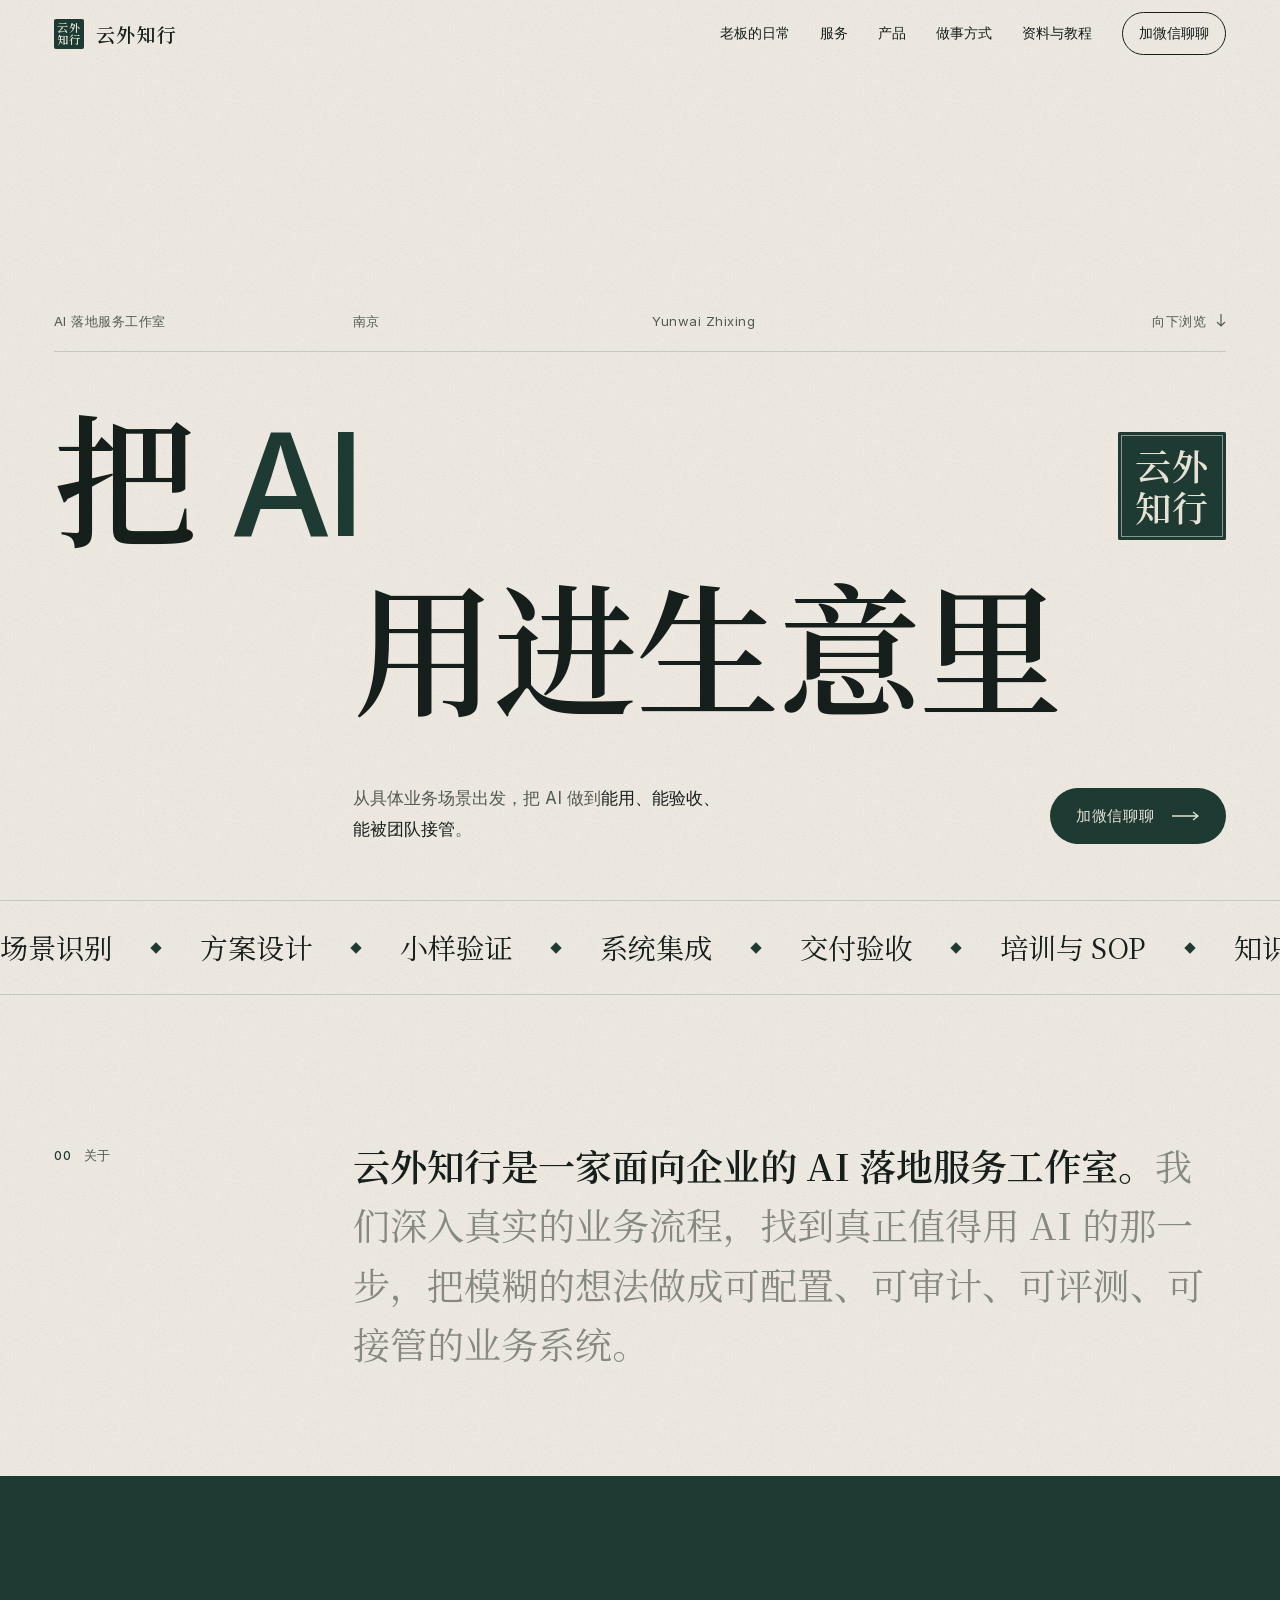
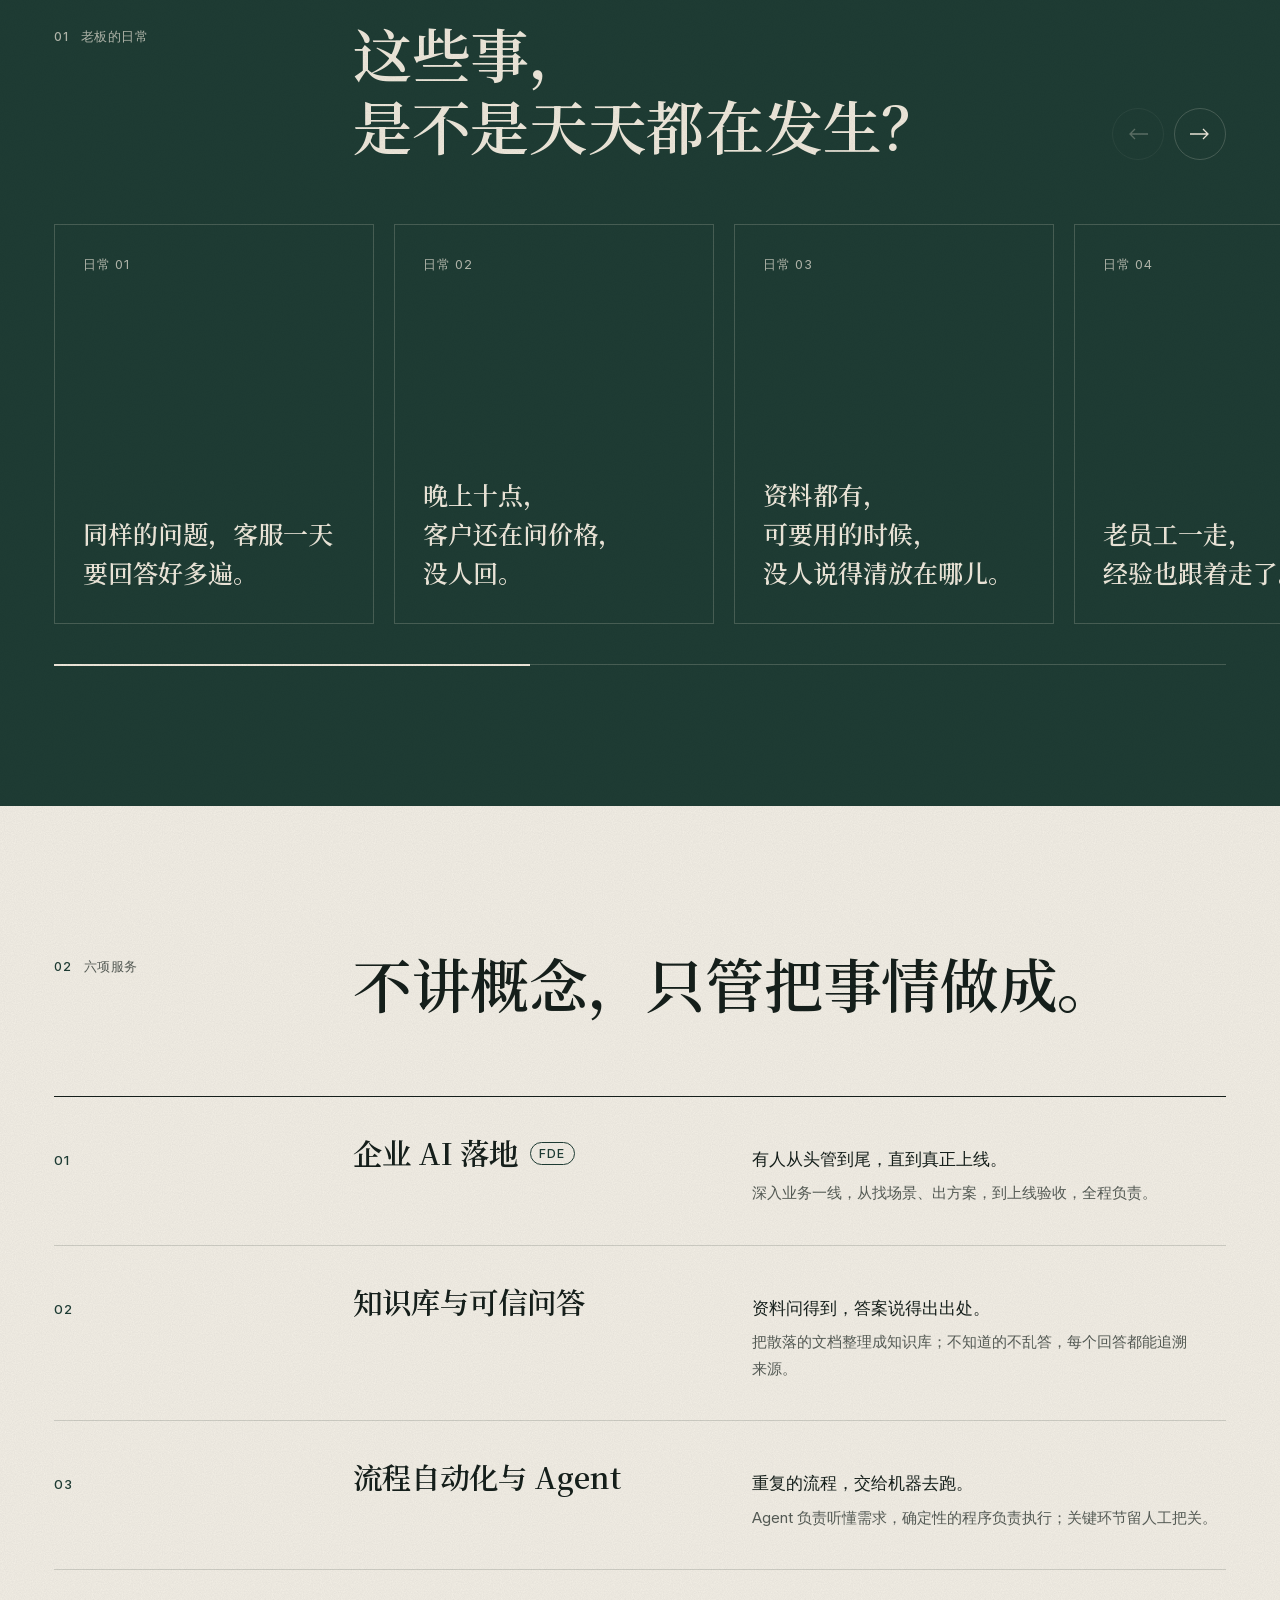
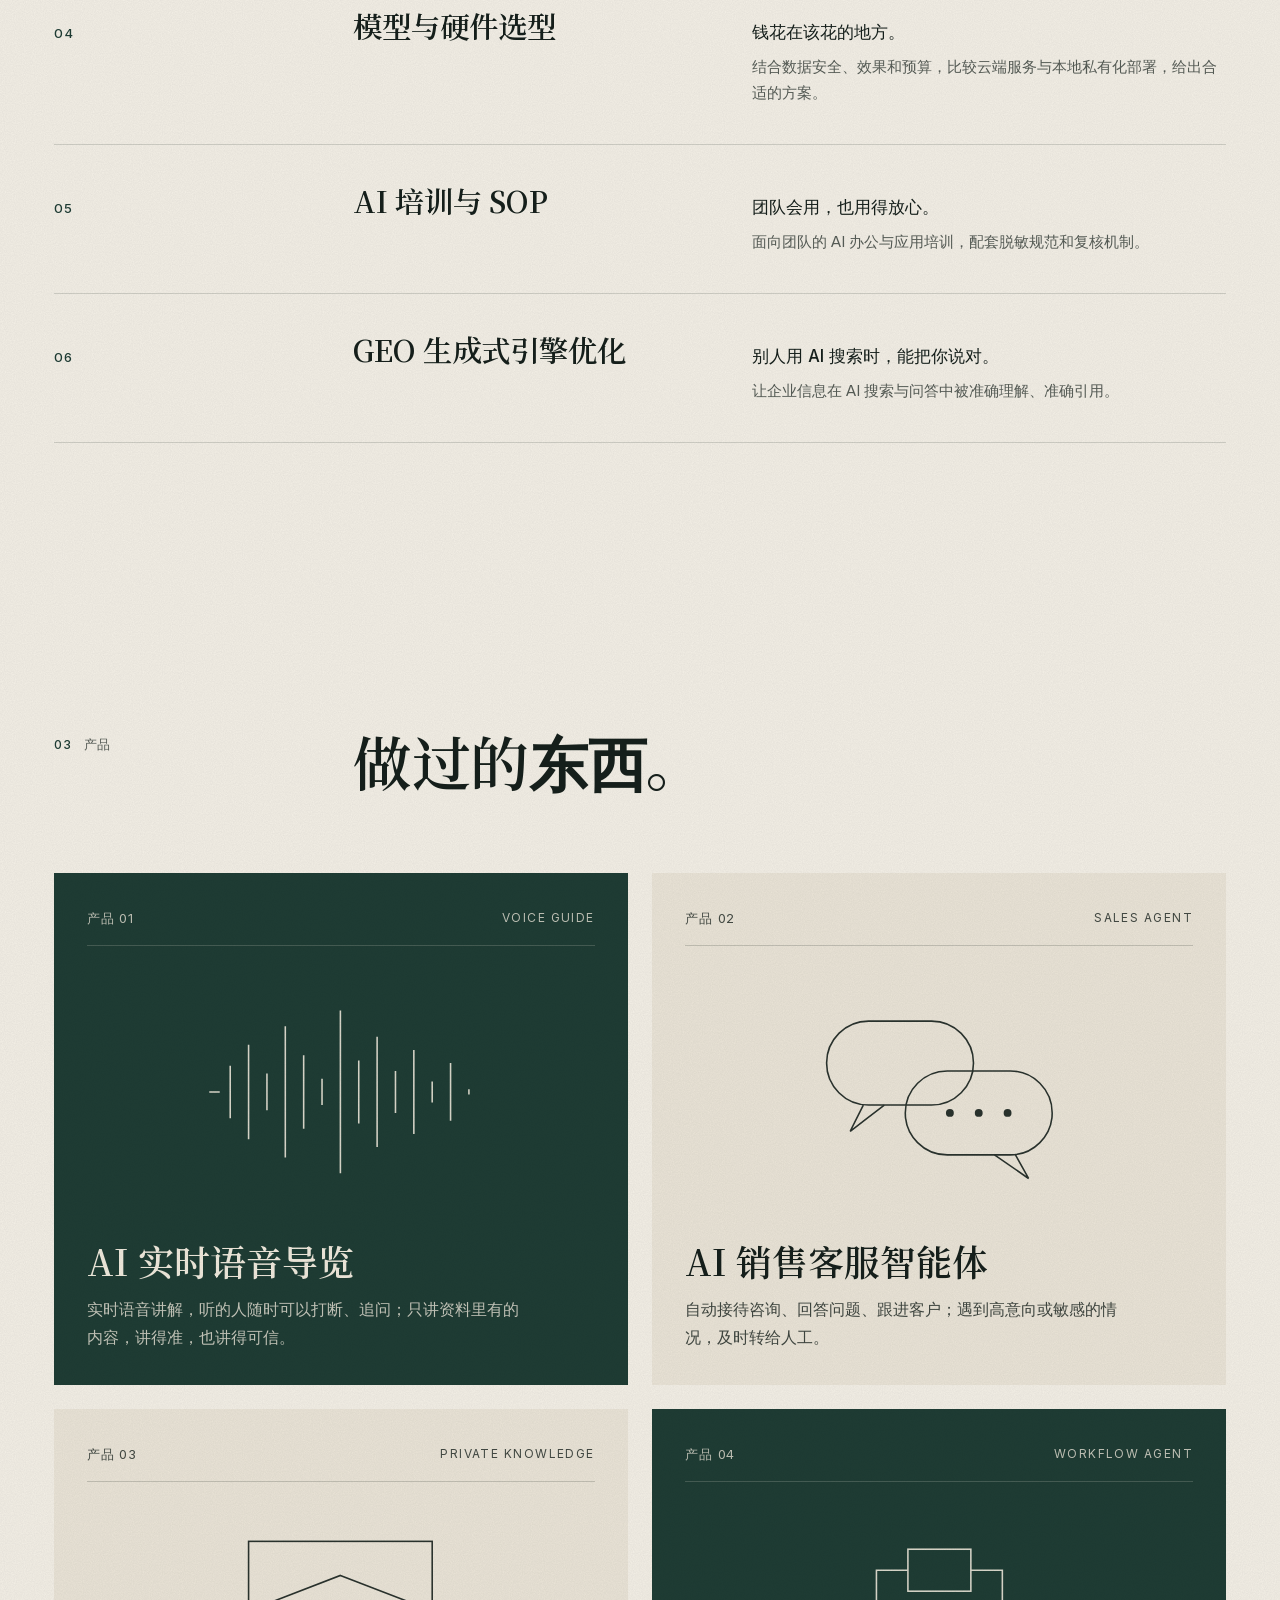
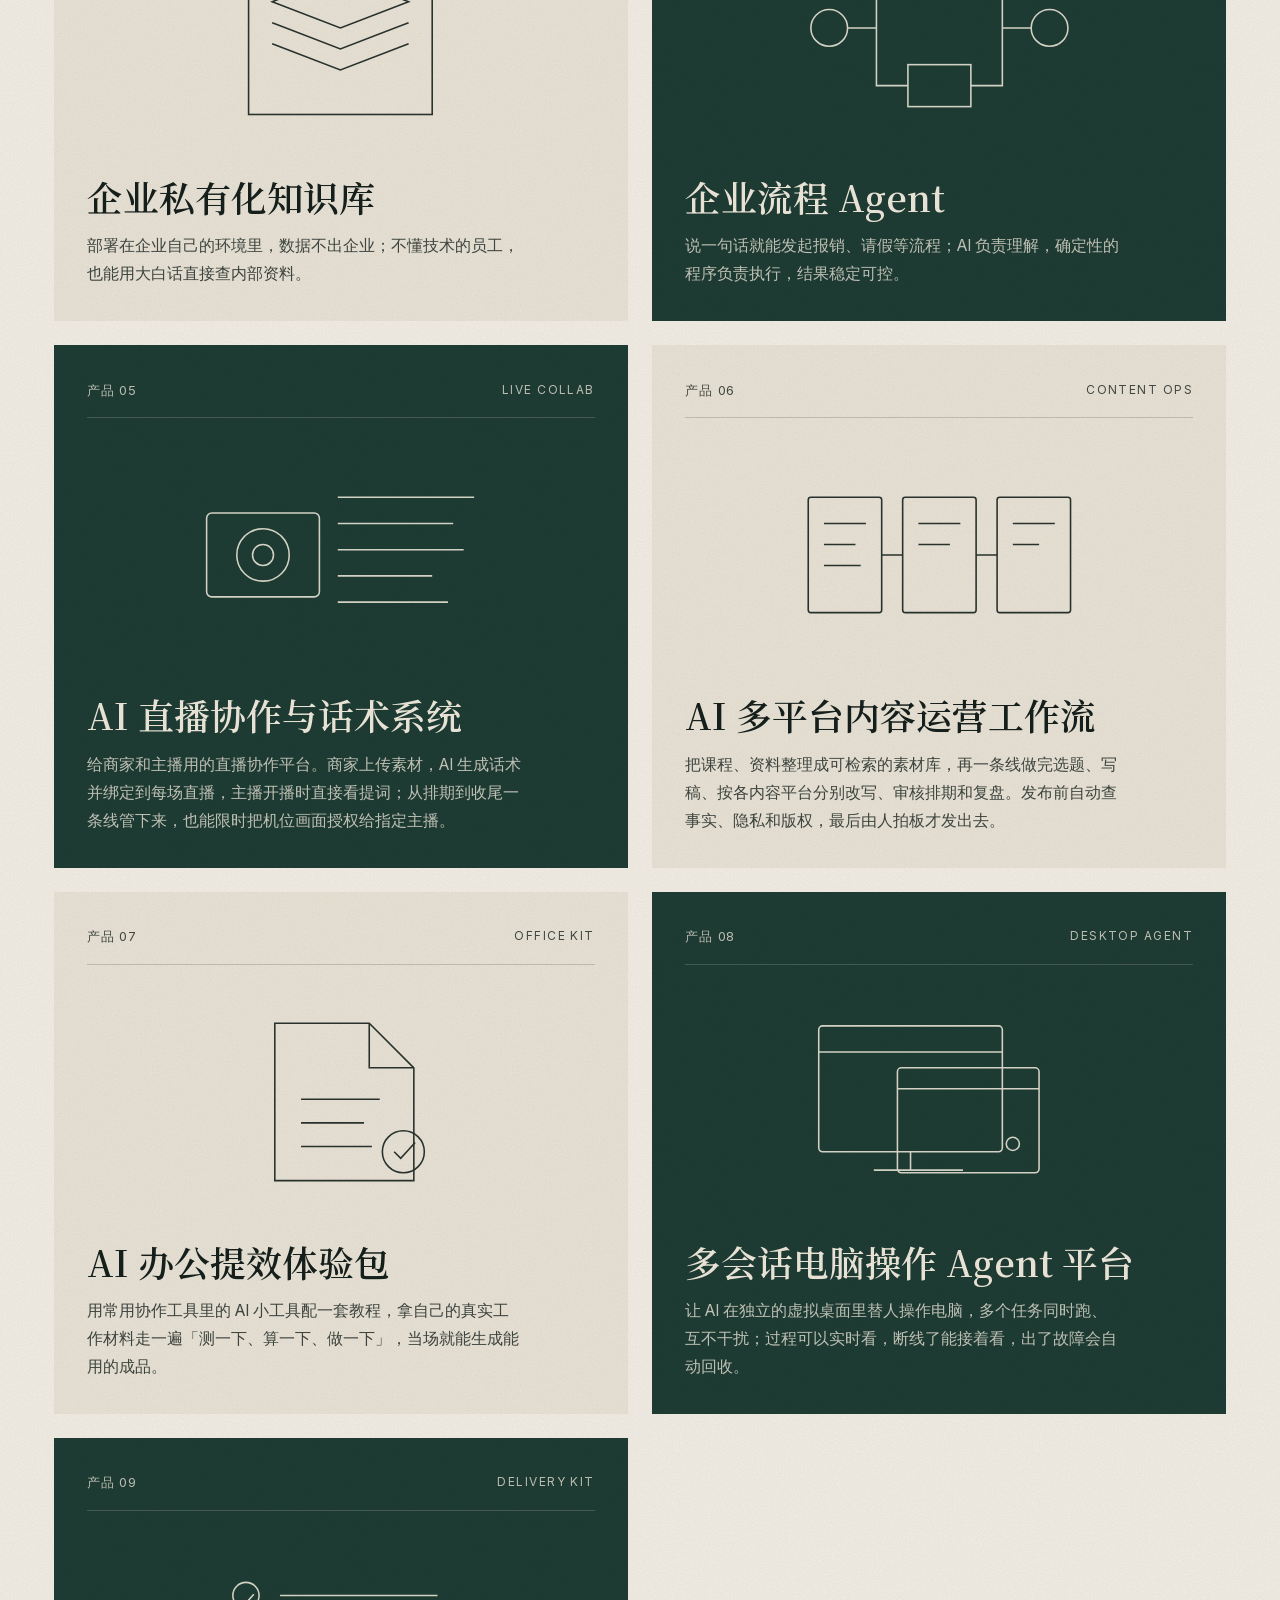
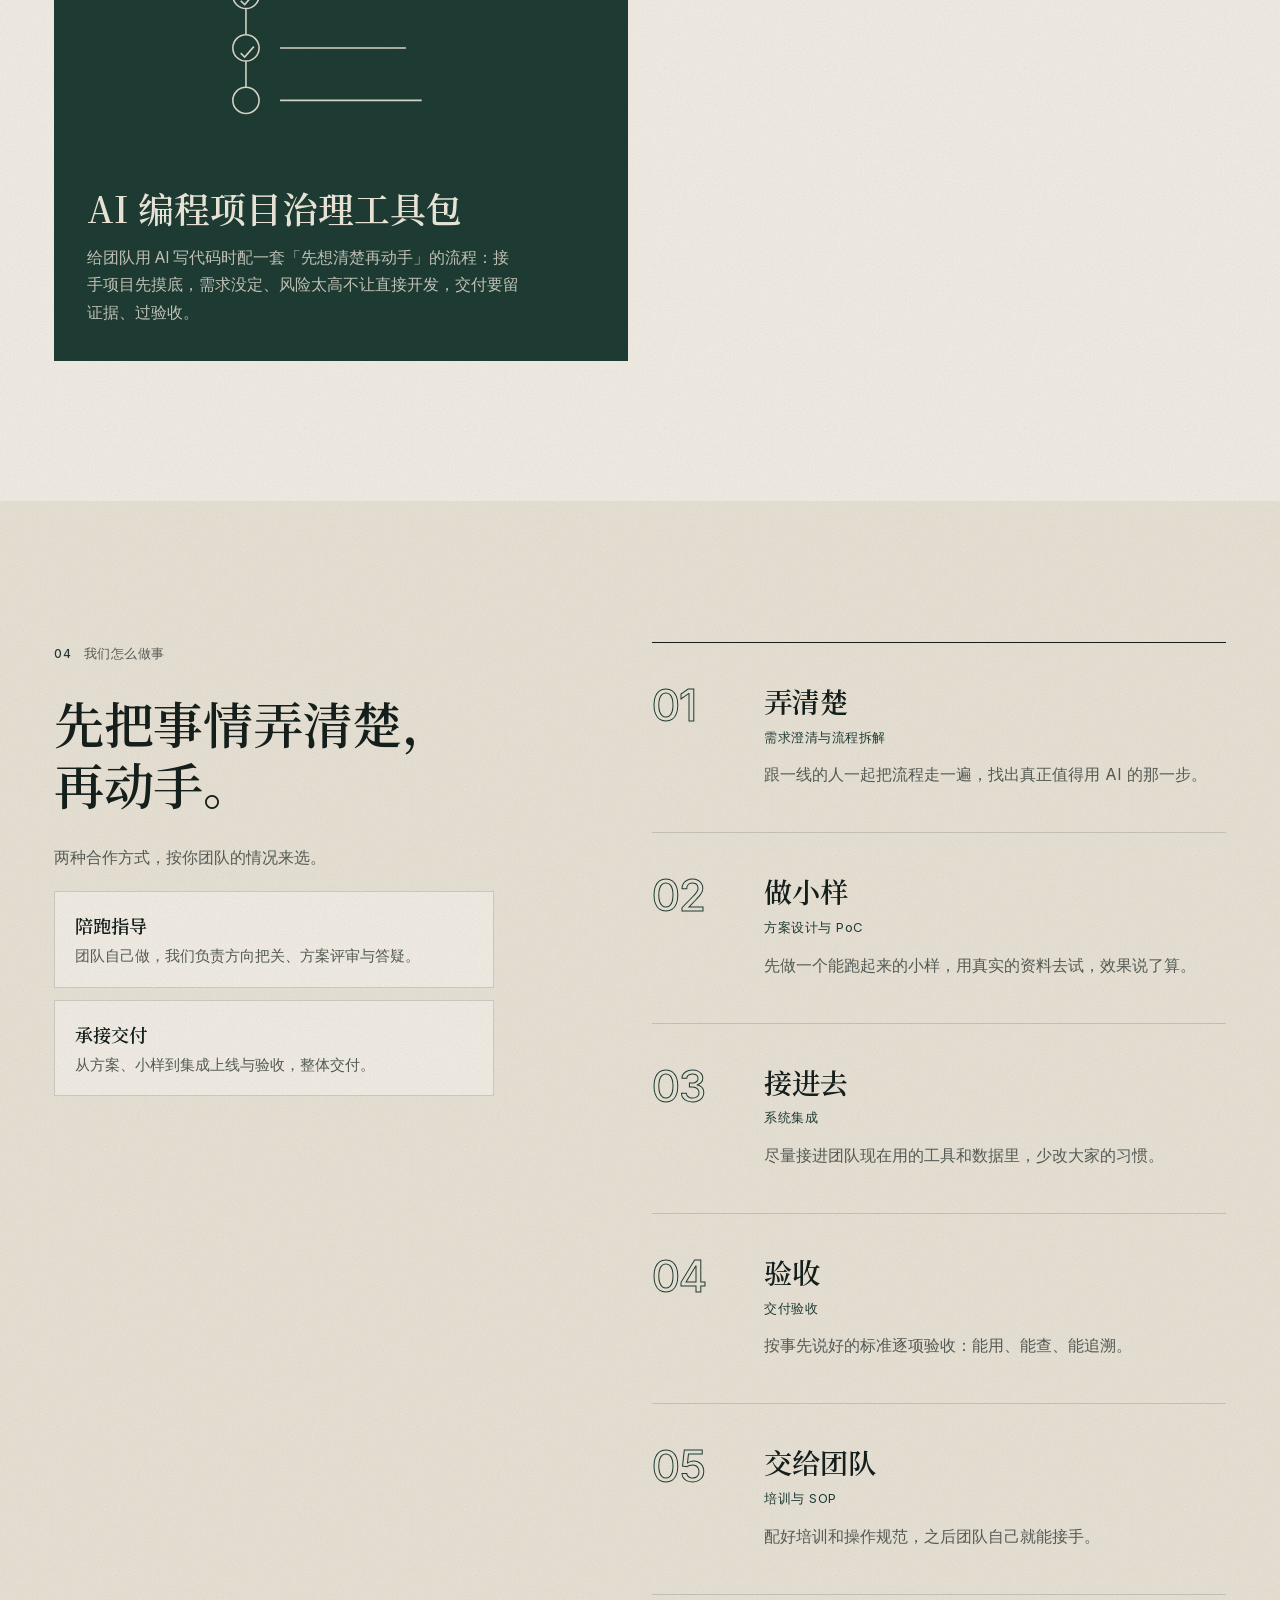
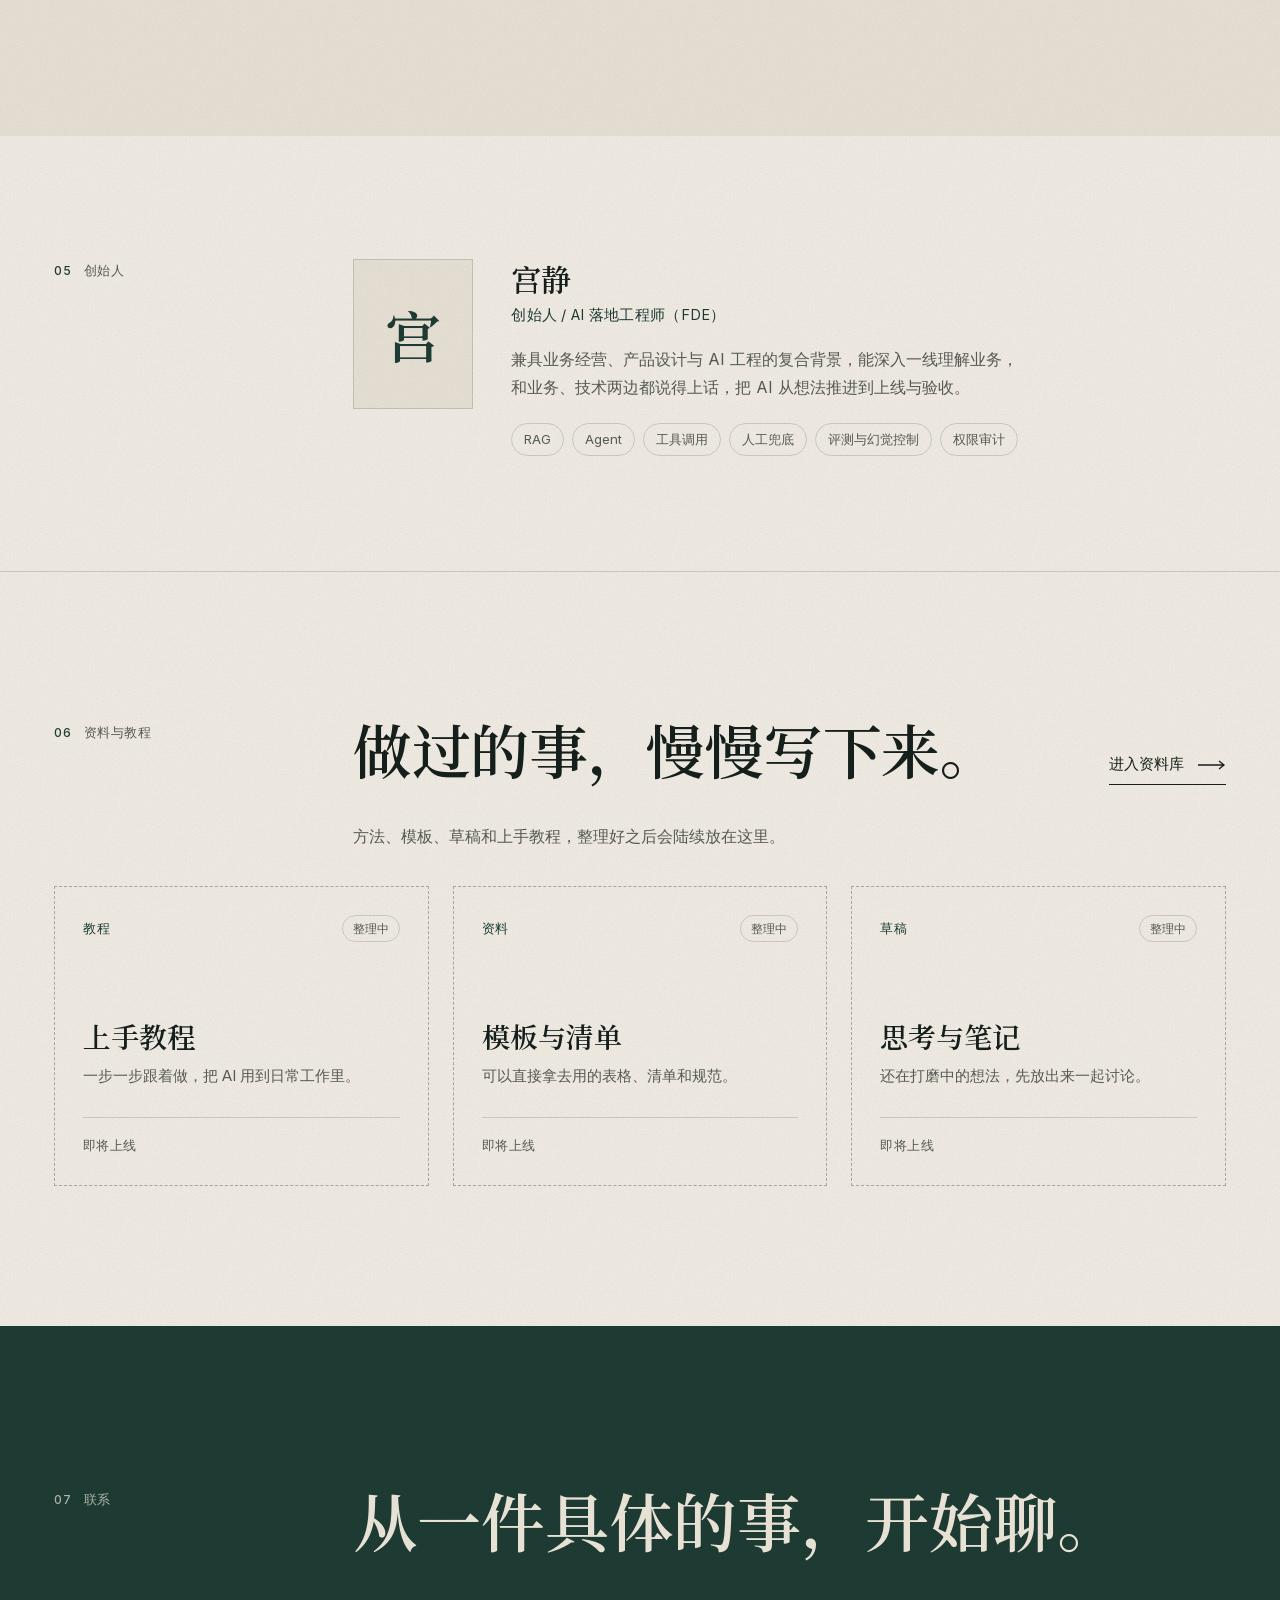
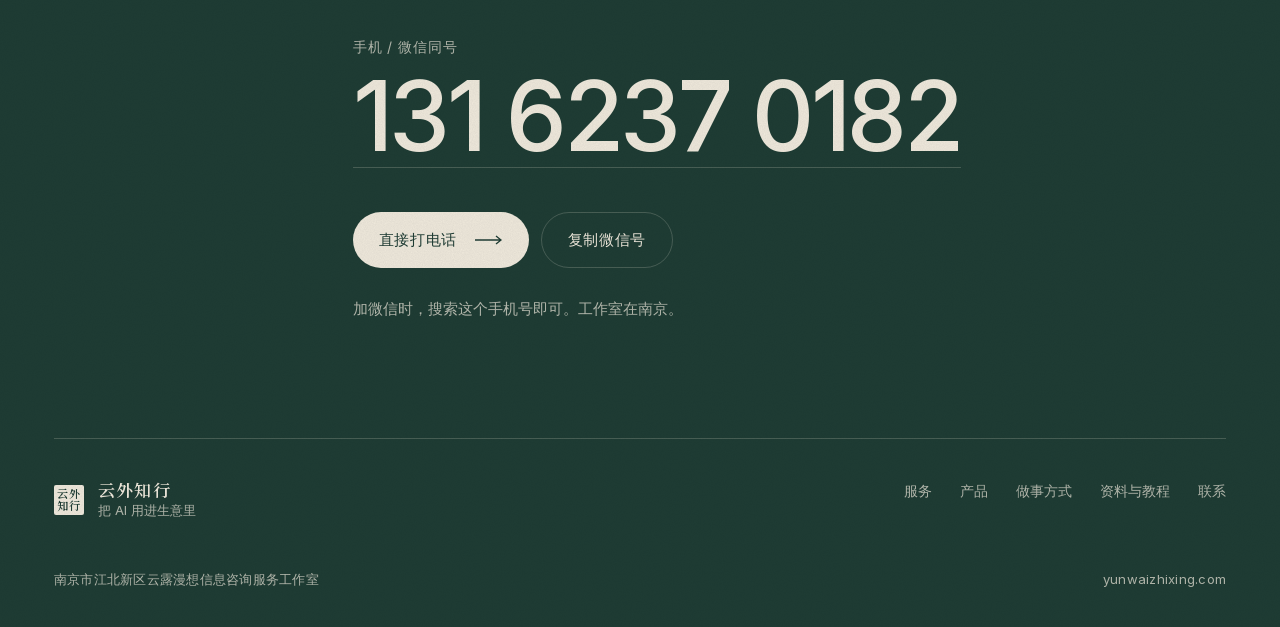
<file: index.html>
<!DOCTYPE html>
<html lang="zh-CN">
<head>
  <meta charset="utf-8">
  <meta name="viewport" content="width=device-width, initial-scale=1">
  <title>云外知行 — 把 AI 用进生意里</title>
  <meta name="description" content="云外知行是一家面向企业的 AI 落地服务工作室。从具体业务场景出发，把 AI 做到能用、能验收、能被团队接管。">
  <meta name="theme-color" content="#1F3D35">
  <link rel="canonical" href="https://yunwaizhixing.com/">
  <meta property="og:type" content="website">
  <meta property="og:locale" content="zh_CN">
  <meta property="og:url" content="https://yunwaizhixing.com/">
  <meta property="og:title" content="云外知行 — 把 AI 用进生意里">
  <meta property="og:description" content="面向企业的 AI 落地服务工作室。从具体业务场景出发，把 AI 做到能用、能验收、能被团队接管。">
  <meta property="og:image" content="https://yunwaizhixing.com/og.png">
  <meta property="og:image:width" content="1200">
  <meta property="og:image:height" content="630">
  <meta name="twitter:card" content="summary_large_image">
  <link rel="icon" href="./favicon.ico" sizes="any">
  <link rel="icon" href="./favicon-32.png" type="image/png" sizes="32x32">
  <link rel="apple-touch-icon" href="./apple-touch-icon.png">
  <link rel="preload" href="./assets/fonts/serif-600.woff2" as="font" type="font/woff2" crossorigin>
  <link rel="stylesheet" href="./assets/css/style.css">
</head>
<body>
  <a class="skip" href="#main">跳到正文</a>
  <div class="grain" aria-hidden="true"></div>

  <header class="nav" id="nav">
    <div class="wrap nav-row">
      <a class="brand" href="#top" aria-label="云外知行 首页">
        <span class="seal seal-sm" aria-hidden="true"><i>云外</i><i>知行</i></span>
        <span class="brand-name">云外知行</span>
      </a>
      <nav class="nav-links" id="nav-links" aria-label="主导航">
        <a href="#daily">老板的日常</a>
        <a href="#services">服务</a>
        <a href="#products">产品</a>
        <a href="#method">做事方式</a>
        <a href="#resources">资料与教程</a>
        <a class="nav-cta" href="#contact">加微信聊聊</a>
      </nav>
      <button class="nav-toggle" id="nav-toggle" type="button" aria-expanded="false" aria-controls="nav-links" aria-label="打开菜单"><span></span><span></span></button>
    </div>
  </header>

  <main id="main">
    <!-- 首屏 -->
    <section class="hero" id="top">
      <div class="wrap">
        <div class="hero-meta">
          <span class="lab">AI 落地服务工作室</span>
          <span class="lab">南京</span>
          <span class="lab hide-sm">Yunwai Zhixing</span>
          <span class="lab hero-scroll">向下浏览<svg viewBox="0 0 10 14" aria-hidden="true"><path d="M5 0v12M1 8l4 4 4-4"/></svg></span>
        </div>

        <h1 class="hero-title">
          <span class="line l1"><span class="w">把 <em class="latin">AI</em></span><span class="hero-seal" aria-hidden="true"><span class="seal seal-lg"><i>云外</i><i>知行</i></span></span></span>
          <span class="line l2"><span class="w">用进生意里</span></span>
        </h1>

        <div class="hero-foot">
          <p class="hero-lead"><span class="ph">从具体业务场景出发，</span><span class="ph">把 AI 做到<b>能用、能验收、</b></span><span class="ph"><b>能被团队接管</b>。</span></p>
          <a class="btn btn-ink" href="#contact">
            <span>加微信聊聊</span>
            <svg viewBox="0 0 28 10" aria-hidden="true"><path d="M0 5h26M21 1l5 4-5 4"/></svg>
          </a>
        </div>
      </div>
    </section>

    <div class="marquee" aria-hidden="true">
      <div class="marquee-track">
        <span>场景识别</span><i></i><span>方案设计</span><i></i><span>小样验证</span><i></i><span>系统集成</span><i></i><span>交付验收</span><i></i><span>培训与 SOP</span><i></i><span>知识库</span><i></i><span>流程 Agent</span><i></i>
        <span>场景识别</span><i></i><span>方案设计</span><i></i><span>小样验证</span><i></i><span>系统集成</span><i></i><span>交付验收</span><i></i><span>培训与 SOP</span><i></i><span>知识库</span><i></i><span>流程 Agent</span><i></i>
      </div>
    </div>

    <!-- 关于 -->
    <section class="sec about" id="about">
      <div class="wrap grid">
        <p class="sec-lab"><span class="num">00</span>关于</p>
        <p class="statement reveal">云外知行是一家面向企业的 AI 落地服务工作室。<span class="soft">我们深入真实的业务流程，找到真正值得用 AI 的那一步，把模糊的想法做成可配置、可审计、可评测、可接管的业务系统。</span></p>
      </div>
    </section>

    <!-- 老板的日常 -->
    <section class="sec daily dark" id="daily">
      <div class="wrap grid">
        <p class="sec-lab"><span class="num">01</span>老板的日常</p>
        <div class="sec-head">
          <h2 class="h2 reveal"><span class="ph">这些事，</span><span class="ph">是不是天天都在发生？</span></h2>
          <div class="daily-ctrl">
            <button class="arrow" type="button" data-dir="-1" aria-label="上一张"><svg viewBox="0 0 20 12" aria-hidden="true"><path d="M20 6H2M7 1L2 6l5 5"/></svg></button>
            <button class="arrow" type="button" data-dir="1" aria-label="下一张"><svg viewBox="0 0 20 12" aria-hidden="true"><path d="M0 6h18M13 1l5 5-5 5"/></svg></button>
          </div>
        </div>
      </div>
      <div class="daily-row" id="daily-row" tabindex="0" aria-label="老板的日常，可左右滑动">
        <article class="pain"><span class="pain-n">日常 01</span><p><span class="ph">同样的问题，</span><span class="ph">客服一天</span><span class="ph">要回答好多遍。</span></p></article>
        <article class="pain"><span class="pain-n">日常 02</span><p><span class="ph">晚上十点，</span><span class="ph">客户还在问价格，</span><span class="ph">没人回。</span></p></article>
        <article class="pain"><span class="pain-n">日常 03</span><p><span class="ph">资料都有，</span><span class="ph">可要用的时候，</span><span class="ph">没人说得清放在哪儿。</span></p></article>
        <article class="pain"><span class="pain-n">日常 04</span><p><span class="ph">老员工一走，</span><span class="ph">经验也跟着走了。</span></p></article>
        <article class="pain"><span class="pain-n">日常 05</span><p><span class="ph">新人来了，</span><span class="ph">光是带上手，</span><span class="ph">就得好一阵。</span></p></article>
        <article class="pain"><span class="pain-n">日常 06</span><p><span class="ph">报销、请假、审批，</span><span class="ph">表格填来填去。</span></p></article>
        <article class="pain"><span class="pain-n">日常 07</span><p><span class="ph">AI 账号买了几个，</span><span class="ph">最后还是没人用。</span></p></article>
        <article class="pain"><span class="pain-n">日常 08</span><p><span class="ph">想用 AI，</span><span class="ph">又怕公司资料传出去。</span></p></article>
        <a class="pain pain-end" href="#services"><span class="pain-n">然后呢</span><p><span class="ph">这些事，</span><span class="ph">可以先让 AI</span> <span class="ph">接过去一部分。</span></p><span class="pain-go">看看我们做什么<svg viewBox="0 0 28 10" aria-hidden="true"><path d="M0 5h26M21 1l5 4-5 4"/></svg></span></a>
      </div>
      <div class="wrap"><div class="daily-bar"><span id="daily-bar"></span></div></div>
    </section>

    <!-- 六项服务 -->
    <section class="sec services" id="services">
      <div class="wrap grid">
        <p class="sec-lab"><span class="num">02</span>六项服务</p>
        <div class="sec-head">
          <h2 class="h2 reveal"><span class="ph">不讲概念，</span><span class="ph">只管把事情做成。</span></h2>
        </div>
      </div>
      <div class="wrap">
        <ol class="svc">
          <li class="svc-row reveal">
            <span class="svc-n">01</span>
            <h3 class="svc-t">企业 AI 落地<small>FDE</small></h3>
            <div class="svc-d"><b>有人从头管到尾，直到真正上线。</b><p>深入业务一线，从找场景、出方案，到上线验收，全程负责。</p></div>
          </li>
          <li class="svc-row reveal">
            <span class="svc-n">02</span>
            <h3 class="svc-t">知识库与可信问答</h3>
            <div class="svc-d"><b>资料问得到，答案说得出出处。</b><p>把散落的文档整理成知识库；不知道的不乱答，每个回答都能追溯来源。</p></div>
          </li>
          <li class="svc-row reveal">
            <span class="svc-n">03</span>
            <h3 class="svc-t">流程自动化与 Agent</h3>
            <div class="svc-d"><b>重复的流程，交给机器去跑。</b><p>Agent 负责听懂需求，确定性的程序负责执行；关键环节留人工把关。</p></div>
          </li>
          <li class="svc-row reveal">
            <span class="svc-n">04</span>
            <h3 class="svc-t">模型与硬件选型</h3>
            <div class="svc-d"><b>钱花在该花的地方。</b><p>结合数据安全、效果和预算，比较云端服务与本地私有化部署，给出合适的方案。</p></div>
          </li>
          <li class="svc-row reveal">
            <span class="svc-n">05</span>
            <h3 class="svc-t">AI 培训与 SOP</h3>
            <div class="svc-d"><b>团队会用，也用得放心。</b><p>面向团队的 AI 办公与应用培训，配套脱敏规范和复核机制。</p></div>
          </li>
          <li class="svc-row reveal">
            <span class="svc-n">06</span>
            <h3 class="svc-t">GEO 生成式引擎优化</h3>
            <div class="svc-d"><b>别人用 AI 搜索时，能把你说对。</b><p>让企业信息在 AI 搜索与问答中被准确理解、准确引用。</p></div>
          </li>
        </ol>
      </div>
    </section>

    <!-- 产品 -->
    <section class="sec products" id="products">
      <div class="wrap grid">
        <p class="sec-lab"><span class="num">03</span>产品</p>
        <div class="sec-head">
          <h2 class="h2 reveal"><span class="ph">做过的东西。</span></h2>
        </div>
      </div>
      <div class="wrap">
        <div class="posters">
          <article class="poster p-green reveal">
            <div class="poster-top"><span>产品 01</span><span class="latin">Voice Guide</span></div>
            <svg class="poster-art" viewBox="0 0 240 160" aria-hidden="true">
              <g fill="none" stroke="currentColor" stroke-width="1.2">
                <path d="M20 80h8M36 60v40M50 44v72M64 66v28M78 30v100M92 52v56M106 70v20M120 18v124M134 56v48M148 38v84M162 64v32M176 48v64M190 72v16M204 58v44M218 78v4"/>
              </g>
            </svg>
            <div class="poster-body">
              <h3>AI 实时语音导览</h3>
              <p>实时语音讲解，听的人随时可以打断、追问；只讲资料里有的内容，讲得准，也讲得可信。</p>
            </div>
          </article>
          <article class="poster p-paper reveal">
            <div class="poster-top"><span>产品 02</span><span class="latin">Sales Agent</span></div>
            <svg class="poster-art" viewBox="0 0 240 160" aria-hidden="true">
              <g fill="none" stroke="currentColor" stroke-width="1.2">
                <rect x="34" y="26" width="112" height="64" rx="32"/>
                <path d="M62 90l-10 20 26-20"/>
                <rect x="94" y="64" width="112" height="64" rx="32"/>
                <path d="M178 128l10 18-26-18"/>
              </g>
              <g fill="currentColor"><circle cx="128" cy="96" r="3"/><circle cx="150" cy="96" r="3"/><circle cx="172" cy="96" r="3"/></g>
            </svg>
            <div class="poster-body">
              <h3>AI 销售客服智能体</h3>
              <p>自动接待咨询、回答问题、跟进客户；遇到高意向或敏感的情况，及时转给人工。</p>
            </div>
          </article>
          <article class="poster p-paper reveal">
            <div class="poster-top"><span>产品 03</span><span class="latin">Private Knowledge</span></div>
            <svg class="poster-art" viewBox="0 0 240 160" aria-hidden="true">
              <g fill="none" stroke="currentColor" stroke-width="1.2">
                <rect x="50" y="14" width="140" height="132"/>
                <path d="M120 40l52 20-52 20-52-20z"/>
                <path d="M68 76l52 20 52-20"/>
                <path d="M68 92l52 20 52-20"/>
              </g>
            </svg>
            <div class="poster-body">
              <h3>企业私有化知识库</h3>
              <p>部署在企业自己的环境里，数据不出企业；不懂技术的员工，也能用大白话直接查内部资料。</p>
            </div>
          </article>
          <article class="poster p-green reveal">
            <div class="poster-top"><span>产品 04</span><span class="latin">Workflow Agent</span></div>
            <svg class="poster-art" viewBox="0 0 240 160" aria-hidden="true">
              <g fill="none" stroke="currentColor" stroke-width="1.2">
                <circle cx="36" cy="80" r="14"/>
                <rect x="96" y="20" width="48" height="32"/>
                <rect x="96" y="108" width="48" height="32"/>
                <circle cx="204" cy="80" r="14"/>
                <path d="M50 80h22V36h24M72 80v44h24M144 36h24v44h22M144 124h24V80"/>
              </g>
            </svg>
            <div class="poster-body">
              <h3>企业流程 Agent</h3>
              <p>说一句话就能发起报销、请假等流程；AI 负责理解，确定性的程序负责执行，结果稳定可控。</p>
            </div>
          </article>
          <article class="poster p-green reveal">
            <div class="poster-top"><span>产品 05</span><span class="latin">Live Collab</span></div>
            <svg class="poster-art" viewBox="0 0 240 160" aria-hidden="true">
              <g fill="none" stroke="currentColor" stroke-width="1.2">
                <rect x="18" y="48" width="86" height="64" rx="4"/>
                <circle cx="61" cy="80" r="20"/>
                <circle cx="61" cy="80" r="8"/>
                <path d="M118 36h104M118 56h88M118 76h96M118 96h72M118 116h84"/>
              </g>
            </svg>
            <div class="poster-body">
              <h3>AI 直播协作与话术系统</h3>
              <p>给商家和主播用的直播协作平台。商家上传素材，AI 生成话术并绑定到每场直播，主播开播时直接看提词；从排期到收尾一条线管下来，也能限时把机位画面授权给指定主播。</p>
            </div>
          </article>
          <article class="poster p-paper reveal">
            <div class="poster-top"><span>产品 06</span><span class="latin">Content Ops</span></div>
            <svg class="poster-art" viewBox="0 0 240 160" aria-hidden="true">
              <g fill="none" stroke="currentColor" stroke-width="1.2">
                <rect x="20" y="36" width="56" height="88" rx="2"/>
                <rect x="92" y="36" width="56" height="88" rx="2"/>
                <rect x="164" y="36" width="56" height="88" rx="2"/>
                <path d="M76 80h16M148 80h16"/>
                <path d="M32 56h32M32 72h24M32 88h28M104 56h32M104 72h24M176 56h32M176 72h20"/>
              </g>
            </svg>
            <div class="poster-body">
              <h3>AI 多平台内容运营工作流</h3>
              <p>把课程、资料整理成可检索的素材库，再一条线做完选题、写稿、按各内容平台分别改写、审核排期和复盘。发布前自动查事实、隐私和版权，最后由人拍板才发出去。</p>
            </div>
          </article>
          <article class="poster p-paper reveal">
            <div class="poster-top"><span>产品 07</span><span class="latin">Office Kit</span></div>
            <svg class="poster-art" viewBox="0 0 240 160" aria-hidden="true">
              <g fill="none" stroke="currentColor" stroke-width="1.2">
                <path d="M70 20h72l34 34v86H70z"/>
                <path d="M142 20v34h34"/>
                <path d="M90 78h60M90 96h48M90 114h54"/>
                <circle cx="168" cy="118" r="16"/>
                <path d="M161 118l5 5 11-12"/>
              </g>
            </svg>
            <div class="poster-body">
              <h3>AI 办公提效体验包</h3>
              <p>用常用协作工具里的 AI 小工具配一套教程，拿自己的真实工作材料走一遍「测一下、算一下、做一下」，当场就能生成能用的成品。</p>
            </div>
          </article>
          <article class="poster p-green reveal">
            <div class="poster-top"><span>产品 08</span><span class="latin">Desktop Agent</span></div>
            <svg class="poster-art" viewBox="0 0 240 160" aria-hidden="true">
              <g fill="none" stroke="currentColor" stroke-width="1.2">
                <rect x="28" y="22" width="140" height="96" rx="3"/>
                <path d="M28 42h140M98 118v14h-28h68"/>
                <rect x="88" y="54" width="108" height="80" rx="3"/>
                <path d="M88 70h108"/>
                <circle cx="176" cy="112" r="5"/>
              </g>
            </svg>
            <div class="poster-body">
              <h3>多会话电脑操作 Agent 平台</h3>
              <p>让 AI 在独立的虚拟桌面里替人操作电脑，多个任务同时跑、互不干扰；过程可以实时看，断线了能接着看，出了故障会自动回收。</p>
            </div>
          </article>
          <article class="poster p-green reveal">
            <div class="poster-top"><span>产品 09</span><span class="latin">Delivery Kit</span></div>
            <svg class="poster-art" viewBox="0 0 240 160" aria-hidden="true">
              <g fill="none" stroke="currentColor" stroke-width="1.2">
                <circle cx="48" cy="40" r="10"/>
                <circle cx="48" cy="80" r="10"/>
                <circle cx="48" cy="120" r="10"/>
                <path d="M44 44l3 3 7-8M44 84l3 3 7-8"/>
                <path d="M74 40h120M74 80h96M74 120h108"/>
                <path d="M48 50v20M48 90v20"/>
              </g>
            </svg>
            <div class="poster-body">
              <h3>AI 编程项目治理工具包</h3>
              <p>给团队用 AI 写代码时配一套「先想清楚再动手」的流程：接手项目先摸底，需求没定、风险太高不让直接开发，交付要留证据、过验收。</p>
            </div>
          </article>
        </div>
      </div>
    </section>

    <!-- 做事方式 -->
    <section class="sec method" id="method">
      <div class="wrap grid method-grid">
        <div class="method-side">
          <p class="sec-lab"><span class="num">04</span>我们怎么做事</p>
          <h2 class="h2 reveal"><span class="ph">先把事情弄清楚，</span><span class="ph">再动手。</span></h2>
          <p class="method-note">两种合作方式，按你团队的情况来选。</p>
          <div class="modes">
            <div class="mode"><h3>陪跑指导</h3><p>团队自己做，我们负责方向把关、方案评审与答疑。</p></div>
            <div class="mode"><h3>承接交付</h3><p>从方案、小样到集成上线与验收，整体交付。</p></div>
          </div>
        </div>
        <ol class="steps">
          <li class="step reveal"><span class="step-n">01</span><div><h3>弄清楚</h3><p class="step-k">需求澄清与流程拆解</p><p>跟一线的人一起把流程走一遍，找出真正值得用 AI 的那一步。</p></div></li>
          <li class="step reveal"><span class="step-n">02</span><div><h3>做小样</h3><p class="step-k">方案设计与 PoC</p><p>先做一个能跑起来的小样，用真实的资料去试，效果说了算。</p></div></li>
          <li class="step reveal"><span class="step-n">03</span><div><h3>接进去</h3><p class="step-k">系统集成</p><p>尽量接进团队现在用的工具和数据里，少改大家的习惯。</p></div></li>
          <li class="step reveal"><span class="step-n">04</span><div><h3>验收</h3><p class="step-k">交付验收</p><p>按事先说好的标准逐项验收：能用、能查、能追溯。</p></div></li>
          <li class="step reveal"><span class="step-n">05</span><div><h3>交给团队</h3><p class="step-k">培训与 SOP</p><p>配好培训和操作规范，之后团队自己就能接手。</p></div></li>
        </ol>
      </div>
    </section>

    <!-- 创始人 -->
    <section class="sec founder-sec" id="founder">
      <div class="wrap grid">
        <p class="sec-lab"><span class="num">05</span>创始人</p>
        <div class="founder reveal">
          <div class="founder-mark" aria-hidden="true">宫</div>
          <div class="founder-text">
            <p class="founder-name">宫静</p>
            <p class="founder-role">创始人 / AI 落地工程师（FDE）</p>
            <p class="founder-bio">兼具业务经营、产品设计与 AI 工程的复合背景，能深入一线理解业务，和业务、技术两边都说得上话，把 AI 从想法推进到上线与验收。</p>
            <ul class="tags" aria-label="核心方法">
              <li>RAG</li><li>Agent</li><li>工具调用</li><li>人工兜底</li><li>评测与幻觉控制</li><li>权限审计</li>
            </ul>
          </div>
        </div>
      </div>
    </section>

    <!-- 资料与教程 -->
    <section class="sec resources" id="resources">
      <div class="wrap grid">
        <p class="sec-lab"><span class="num">06</span>资料与教程</p>
        <div class="sec-head">
          <h2 class="h2 reveal"><span class="ph">做过的事，</span><span class="ph">慢慢写下来。</span></h2>
          <a class="link-more" href="./resources/">进入资料库<svg viewBox="0 0 28 10" aria-hidden="true"><path d="M0 5h26M21 1l5 4-5 4"/></svg></a>
        </div>
      </div>
      <div class="wrap">
        <p class="res-intro">方法、模板、草稿和上手教程，整理好之后会陆续放在这里。</p>
        <div class="res-grid">
          <article class="res-card reveal">
            <div class="res-top"><span class="res-cat">教程</span><span class="pill">整理中</span></div>
            <h3>上手教程</h3>
            <p>一步一步跟着做，把 AI 用到日常工作里。</p>
            <span class="res-foot">即将上线</span>
          </article>
          <article class="res-card reveal">
            <div class="res-top"><span class="res-cat">资料</span><span class="pill">整理中</span></div>
            <h3>模板与清单</h3>
            <p>可以直接拿去用的表格、清单和规范。</p>
            <span class="res-foot">即将上线</span>
          </article>
          <article class="res-card reveal">
            <div class="res-top"><span class="res-cat">草稿</span><span class="pill">整理中</span></div>
            <h3>思考与笔记</h3>
            <p>还在打磨中的想法，先放出来一起讨论。</p>
            <span class="res-foot">即将上线</span>
          </article>
        </div>
      </div>
    </section>

    <!-- 联系 -->
    <section class="contact dark" id="contact">
      <div class="wrap grid">
        <p class="sec-lab"><span class="num">07</span>联系</p>
        <div class="contact-main">
          <h2 class="contact-h reveal"><span class="ph">从一件具体的事，</span><span class="ph">开始聊。</span></h2>
          <p class="contact-lab">手机 / 微信同号</p>
          <a class="contact-tel" href="tel:+8613162370182">131 6237 0182</a>
          <div class="contact-btns">
            <a class="btn btn-cream" href="tel:+8613162370182"><span>直接打电话</span><svg viewBox="0 0 28 10" aria-hidden="true"><path d="M0 5h26M21 1l5 4-5 4"/></svg></a>
            <button class="btn btn-line" type="button" id="copy-wx" data-copy="13162370182"><span>复制微信号</span></button>
          </div>
          <p class="contact-note">加微信时，搜索这个手机号即可。工作室在南京。</p>
        </div>
      </div>
    </section>
  </main>

  <footer class="foot">
    <div class="wrap">
      <div class="foot-top">
        <div class="foot-brand">
          <span class="seal seal-sm" aria-hidden="true"><i>云外</i><i>知行</i></span>
          <div><p class="foot-name">云外知行</p><p class="foot-slogan">把 AI 用进生意里</p></div>
        </div>
        <nav class="foot-nav" aria-label="页脚导航">
          <a href="#services">服务</a><a href="#products">产品</a><a href="#method">做事方式</a><a href="./resources/">资料与教程</a><a href="#contact">联系</a>
        </nav>
      </div>
      <div class="foot-bot">
        <span>南京市江北新区云露漫想信息咨询服务工作室</span>
        <span class="latin">yunwaizhixing.com</span>
      </div>
    </div>
  </footer>

  <script src="./assets/js/main.js" defer></script>
</body>
</html>
</file>
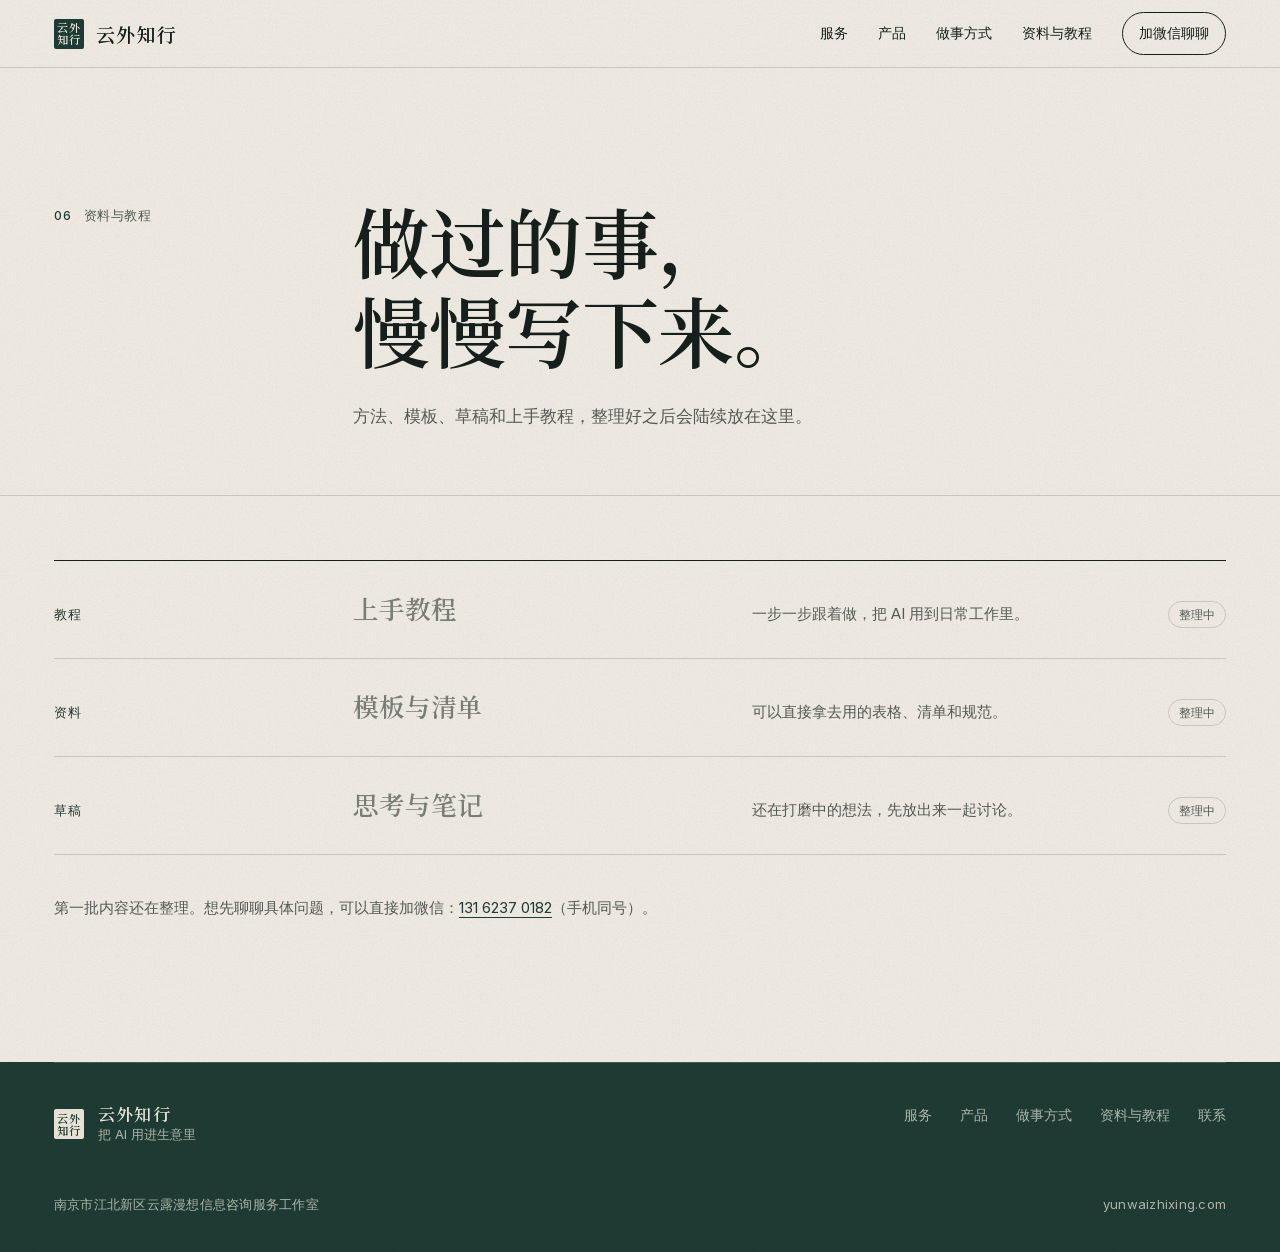
<file: resources/index.html>
<!DOCTYPE html>
<html lang="zh-CN">
<head>
  <meta charset="utf-8">
  <meta name="viewport" content="width=device-width, initial-scale=1">
  <title>资料与教程 — 云外知行</title>
  <meta name="description" content="云外知行整理的 AI 落地方法、模板、草稿与上手教程。">
  <meta name="theme-color" content="#1F3D35">
  <link rel="canonical" href="https://yunwaizhixing.com/resources/">
  <link rel="icon" href="/favicon.ico" sizes="any">
  <link rel="icon" href="/favicon-32.png" type="image/png" sizes="32x32">
  <link rel="apple-touch-icon" href="/apple-touch-icon.png">
  <link rel="preload" href="/assets/fonts/serif-600.woff2" as="font" type="font/woff2" crossorigin>
  <link rel="stylesheet" href="/assets/css/style.css">
</head>
<body class="sub">
  <a class="skip" href="#main">跳到正文</a>
  <div class="grain" aria-hidden="true"></div>
  <header class="nav is-solid" id="nav">
    <div class="wrap nav-row">
      <a class="brand" href="/" aria-label="云外知行 首页">
        <span class="seal seal-sm" aria-hidden="true"><i>云外</i><i>知行</i></span>
        <span class="brand-name">云外知行</span>
      </a>
      <nav class="nav-links" id="nav-links" aria-label="主导航">
        <a href="/#services">服务</a>
        <a href="/#products">产品</a>
        <a href="/#method">做事方式</a>
        <a href="/resources/">资料与教程</a>
        <a class="nav-cta" href="/#contact">加微信聊聊</a>
      </nav>
      <button class="nav-toggle" id="nav-toggle" type="button" aria-expanded="false" aria-controls="nav-links" aria-label="打开菜单"><span></span><span></span></button>
    </div>
  </header>

  <main id="main">
    <section class="page-hero">
      <div class="wrap grid">
        <p class="sec-lab"><span class="num">06</span>资料与教程</p>
        <div class="page-hero-main">
          <h1 class="h1-page">做过的事，<br>慢慢写下来。</h1>
          <p class="page-lead">方法、模板、草稿和上手教程，整理好之后会陆续放在这里。</p>
        </div>
      </div>
    </section>

    <section class="sec res-list-sec">
      <div class="wrap">
        <!--
          新增一篇：
          1. 复制 /_templates/article.html 到 /resources/文章英文短名/index.html，改标题与正文；
          2. 在下面的 <ol class="res-list"> 里加一行 <li class="res-item">（格式见下方注释）；
          3. 把首页「资料与教程」里对应的占位卡片换成真实条目。
          条目格式：
          <li class="res-item"><a href="/resources/短名/">
            <span class="res-item-cat">教程</span>
            <span class="res-item-t">文章标题</span>
            <span class="res-item-d">一句话说明这篇讲什么。</span>
            <span class="res-item-go" aria-hidden="true">→</span>
          </a></li>
        -->
        <ol class="res-list">
          <li class="res-item is-empty"><div>
            <span class="res-item-cat">教程</span>
            <span class="res-item-t">上手教程</span>
            <span class="res-item-d">一步一步跟着做，把 AI 用到日常工作里。</span>
            <span class="pill">整理中</span>
          </div></li>
          <li class="res-item is-empty"><div>
            <span class="res-item-cat">资料</span>
            <span class="res-item-t">模板与清单</span>
            <span class="res-item-d">可以直接拿去用的表格、清单和规范。</span>
            <span class="pill">整理中</span>
          </div></li>
          <li class="res-item is-empty"><div>
            <span class="res-item-cat">草稿</span>
            <span class="res-item-t">思考与笔记</span>
            <span class="res-item-d">还在打磨中的想法，先放出来一起讨论。</span>
            <span class="pill">整理中</span>
          </div></li>
        </ol>
        <p class="res-empty-note">第一批内容还在整理。想先聊聊具体问题，可以直接加微信：<a href="tel:+8613162370182">131 6237 0182</a>（手机同号）。</p>
      </div>
    </section>
  </main>

  <footer class="foot">
    <div class="wrap">
      <div class="foot-top">
        <div class="foot-brand">
          <span class="seal seal-sm" aria-hidden="true"><i>云外</i><i>知行</i></span>
          <div><p class="foot-name">云外知行</p><p class="foot-slogan">把 AI 用进生意里</p></div>
        </div>
        <nav class="foot-nav" aria-label="页脚导航">
          <a href="/#services">服务</a><a href="/#products">产品</a><a href="/#method">做事方式</a><a href="/resources/">资料与教程</a><a href="/#contact">联系</a>
        </nav>
      </div>
      <div class="foot-bot">
        <span>南京市江北新区云露漫想信息咨询服务工作室</span>
        <span class="latin">yunwaizhixing.com</span>
      </div>
    </div>
  </footer>
  <script src="/assets/js/main.js" defer></script>
</body>
</html>
</file>
<file: assets/css/style.css>
/* 云外知行 v2 —— 纸面、墨绿、宋体标题 */
@font-face{font-family:"YW Serif";src:url("../fonts/serif-600.woff2") format("woff2");font-weight:600;font-style:normal;font-display:swap}
@font-face{font-family:"YW Serif";src:url("../fonts/serif-400.woff2") format("woff2");font-weight:400;font-style:normal;font-display:swap}
@font-face{font-family:"YW Inter";src:url("../fonts/inter-400.woff2") format("woff2");font-weight:400;font-display:swap;unicode-range:U+0000-00FF,U+2010-2027,U+2190-2193}
@font-face{font-family:"YW Inter";src:url("../fonts/inter-500.woff2") format("woff2");font-weight:500 600;font-display:swap;unicode-range:U+0000-00FF,U+2010-2027,U+2190-2193}

:root{
  --paper:#F3EFE6;
  --paper-2:#EAE4D7;
  --ink:#16201C;
  --ink-2:#575D57;
  --line:rgba(22,32,28,.16);
  --green:#1F3D35;
  --green-2:#29493F;
  --cream:#EFE9DC;
  --cream-2:rgba(239,233,220,.72);
  --line-d:rgba(239,233,220,.2);
  --serif:"YW Serif","Noto Serif SC","Source Han Serif SC","Songti SC","STSong","SimSun",serif;
  --sans:"YW Inter","PingFang SC","HarmonyOS Sans SC","Hiragino Sans GB","Microsoft YaHei","Noto Sans SC","Source Han Sans SC",system-ui,sans-serif;
  --latin:"YW Inter","Inter",system-ui,sans-serif;
  --pad:clamp(20px,4.2vw,64px);
  --max:1360px;
  --ease:cubic-bezier(.2,.7,.1,1);
  --nav-h:68px;
}
*,*::before,*::after{box-sizing:border-box}
html{-webkit-text-size-adjust:100%;scroll-behavior:smooth;scroll-padding-top:var(--nav-h)}
body{margin:0;background:var(--paper);color:var(--ink);font-family:var(--sans);font-size:16px;line-height:1.75;-webkit-font-smoothing:antialiased;text-rendering:optimizeLegibility;overflow-x:hidden}
h1,h2,h3,p,ol,ul{margin:0;padding:0}
ol,ul{list-style:none}
a{color:inherit;text-decoration:none}
button{font:inherit;color:inherit;background:none;border:0;cursor:pointer;padding:0}
svg{display:block}
::selection{background:var(--green);color:var(--cream)}
:focus-visible{outline:2px solid var(--green);outline-offset:3px}
.dark :focus-visible{outline-color:var(--cream)}
.latin{font-family:var(--latin);font-style:normal}
.skip{position:absolute;left:-9999px;top:0;z-index:100;background:var(--ink);color:var(--cream);padding:8px 14px}
.skip:focus{left:12px;top:12px}
.wrap{max-width:var(--max);margin:0 auto;padding:0 var(--pad)}
.grid{display:grid;grid-template-columns:repeat(12,minmax(0,1fr));column-gap:24px}
.br-sm{display:none}
.ph{display:inline-block}
p{text-wrap:pretty}

/* 纸面颗粒 */
body{position:relative}
.grain{position:absolute;inset:0;z-index:90;pointer-events:none;opacity:.055;
  background-image:url("data:image/svg+xml,%3Csvg xmlns='http://www.w3.org/2000/svg' width='180' height='180'%3E%3Cfilter id='n'%3E%3CfeTurbulence type='fractalNoise' baseFrequency='.9' numOctaves='3' stitchTiles='stitch'/%3E%3CfeColorMatrix values='0 0 0 0 0 0 0 0 0 0 0 0 0 0 0 0 0 0 1.1 0'/%3E%3C/filter%3E%3Crect width='100%25' height='100%25' filter='url(%23n)'/%3E%3C/svg%3E")}

/* 小印章 */
.seal{display:inline-grid;grid-template-rows:1fr 1fr;background:var(--green);color:var(--cream);font-family:var(--serif);font-weight:600;line-height:1;border-radius:2px;flex:none}
.seal i{font-style:normal;display:flex;align-items:center;justify-content:center;letter-spacing:.04em;white-space:nowrap}
.seal-sm{width:30px;height:30px;font-size:11px;padding:3px 2px}
.seal-lg{width:108px;height:108px;font-size:36px;padding:12px 8px;box-shadow:inset 0 0 0 3px var(--green),inset 0 0 0 4px rgba(239,233,220,.55)}

/* 标签 */
.lab{font-family:var(--sans);font-size:13px;letter-spacing:.04em;color:var(--ink-2)}
.sec-lab{grid-column:1 / 4;font-size:13px;color:var(--ink-2);letter-spacing:.04em;display:flex;gap:12px;align-items:baseline;padding-top:.6em}
.sec-lab .num{font-family:var(--latin);font-size:12px;letter-spacing:.08em;color:var(--green);font-weight:500}
.dark .sec-lab,.dark .sec-lab .num{color:var(--cream-2)}

/* 导航 */
.nav{position:fixed;top:0;left:0;right:0;z-index:50;height:var(--nav-h);transition:background .35s var(--ease),border-color .35s var(--ease);border-bottom:1px solid transparent}
.nav.is-solid{background:rgba(243,239,230,.88);backdrop-filter:blur(10px);-webkit-backdrop-filter:blur(10px);border-bottom-color:var(--line)}
.nav-row{height:100%;display:flex;align-items:center;justify-content:space-between}
.brand{display:flex;align-items:center;gap:12px}
.brand-name{font-family:var(--serif);font-weight:600;font-size:19px;letter-spacing:.08em}
.nav-links{display:flex;align-items:center;gap:30px;font-size:14px}
.nav-links a{position:relative;padding:4px 0}
.nav-links a:not(.nav-cta)::after{content:"";position:absolute;left:0;right:0;bottom:-2px;height:1px;background:currentColor;transform:scaleX(0);transform-origin:right;transition:transform .45s var(--ease)}
.nav-links a:not(.nav-cta):hover::after{transform:scaleX(1);transform-origin:left}
.nav-cta{padding:8px 16px!important;border:1px solid var(--ink);border-radius:999px;transition:background .3s,color .3s}
.nav-cta:hover{background:var(--ink);color:var(--paper)}
.nav-toggle{display:none;width:40px;height:40px;position:relative}
.nav-toggle span{position:absolute;left:10px;right:10px;height:1.5px;background:var(--ink);transition:transform .35s var(--ease)}
.nav-toggle span:first-child{top:16px}.nav-toggle span:last-child{top:23px}
.nav.is-open .nav-toggle span:first-child{transform:translateY(3.5px) rotate(45deg)}
.nav.is-open .nav-toggle span:last-child{transform:translateY(-3.5px) rotate(-45deg)}

/* 首屏 */
.hero{position:relative;min-height:100svh;display:flex;flex-direction:column;justify-content:flex-end;padding:calc(var(--nav-h) + 40px) 0 56px}
.hero>.wrap{width:100%}
.hero-meta{display:grid;grid-template-columns:repeat(4,1fr);gap:24px;padding-bottom:18px;border-bottom:1px solid var(--line);margin-bottom:clamp(28px,5vh,64px)}
.hero-scroll{justify-self:end;display:flex;gap:10px;align-items:center}
.hero-scroll svg{width:10px;height:14px;fill:none;stroke:currentColor;stroke-width:1.2;animation:bob 2.4s var(--ease) infinite}
@keyframes bob{50%{transform:translateY(4px)}}
.hero-title{font-family:var(--serif);font-weight:600;font-size:clamp(60px,11.2vw,176px);line-height:1.08;letter-spacing:-.01em;color:var(--ink)}
.hero-title .line{display:block;overflow:hidden;padding-bottom:.04em}
.hero-title .w{display:inline-block;transform:translateY(105%);animation:rise 1.1s var(--ease) forwards}
.hero-title .l2 .w{animation-delay:.12s}
.hero-title .l2{padding-left:calc((100% + 24px) / 12 * 3)}
.hero-title em{font-family:var(--latin);font-weight:500;font-style:normal;letter-spacing:-.04em;color:var(--green)}
@keyframes rise{to{transform:none}}
.hero-foot{display:grid;grid-template-columns:repeat(12,minmax(0,1fr));column-gap:24px;align-items:end;margin-top:clamp(32px,6vh,72px);opacity:0;animation:fade 1s .5s var(--ease) forwards}
@keyframes fade{to{opacity:1}}
.hero-lead{grid-column:4 / 9;font-size:clamp(17px,1.35vw,20px);line-height:1.8;color:var(--ink-2)}
.hero-lead b{color:var(--ink);font-weight:500}
.hero-foot .btn{grid-column:10 / 13;justify-self:end}
.hero-title .l1{display:flex;justify-content:space-between;align-items:center}
.hero-seal{display:block;opacity:0;animation:fade 1s .7s var(--ease) forwards;line-height:0}

/* 按钮 */
.btn{display:inline-flex;align-items:center;gap:18px;height:56px;padding:0 26px;border-radius:999px;font-size:15px;letter-spacing:.04em;transition:background .35s var(--ease),color .35s var(--ease),border-color .35s}
.btn svg{width:28px;height:10px;fill:none;stroke:currentColor;stroke-width:1.3;transition:transform .45s var(--ease)}
.btn:hover svg{transform:translateX(6px)}
.btn-ink{background:var(--green);color:var(--cream)}
.btn-ink:hover{background:var(--ink)}
.btn-cream{background:var(--cream);color:var(--green)}
.btn-cream:hover{background:#fff}
.btn-line{border:1px solid var(--line-d);color:var(--cream)}
.btn-line:hover{border-color:var(--cream)}

/* 跑马灯 */
.marquee{border-top:1px solid var(--line);border-bottom:1px solid var(--line);overflow:hidden;padding:22px 0;background:var(--paper)}
.marquee-track{display:flex;align-items:center;gap:40px;width:max-content;animation:mq 46s linear infinite}
.marquee span{font-family:var(--serif);font-weight:400;font-size:clamp(22px,2.2vw,32px);white-space:nowrap;color:var(--ink)}
.marquee i{width:8px;height:8px;background:var(--green);transform:rotate(45deg);flex:none}
@keyframes mq{to{transform:translateX(-50%)}}
.marquee:hover .marquee-track{animation-play-state:paused}

/* 通用区块 */
.sec{padding:clamp(88px,11vw,168px) 0}
.sec-head{grid-column:4 / 13;display:flex;justify-content:space-between;align-items:flex-end;gap:32px;margin-bottom:clamp(48px,6vw,88px)}
.h2{font-family:var(--serif);font-weight:600;font-size:clamp(34px,4.6vw,68px);line-height:1.22;letter-spacing:-.005em}
.dark{background:var(--green);color:var(--cream)}

/* 关于 */
.about{padding-bottom:clamp(64px,8vw,120px)}
.statement{grid-column:4 / 13;font-family:var(--serif);font-weight:600;font-size:clamp(24px,2.9vw,42px);line-height:1.6;text-indent:0}
.statement .soft{color:#8A8E86;font-weight:400}

/* 老板的日常 */
.daily{overflow:hidden}
.daily .sec-head{margin-bottom:clamp(40px,5vw,72px)}
.daily-ctrl{display:flex;gap:10px;flex:none}
.arrow{width:52px;height:52px;border-radius:50%;border:1px solid var(--line-d);display:grid;place-items:center;transition:background .3s,border-color .3s,color .3s}
.arrow svg{width:20px;height:12px;fill:none;stroke:currentColor;stroke-width:1.3}
.arrow:hover{background:var(--cream);color:var(--green);border-color:var(--cream)}
.arrow:disabled{opacity:.3;pointer-events:none}
.daily-row{--lead:max(var(--pad),calc((100vw - var(--max)) / 2 + var(--pad)));display:flex;gap:20px;overflow-x:auto;scroll-snap-type:x mandatory;scrollbar-width:none;padding:0 var(--lead);scroll-padding:0 var(--lead);cursor:grab;-webkit-overflow-scrolling:touch}
.daily-row::-webkit-scrollbar{display:none}
.daily-row.is-drag{cursor:grabbing;scroll-snap-type:none}
.daily-row.is-drag *{pointer-events:none}
.pain{flex:0 0 clamp(268px,25vw,360px);aspect-ratio:4/5;scroll-snap-align:start;border:1px solid var(--line-d);padding:28px 28px 32px;display:flex;flex-direction:column;justify-content:space-between;transition:background .45s var(--ease),border-color .45s;user-select:none}
.pain:hover{background:var(--green-2);border-color:rgba(239,233,220,.36)}
.pain-n{font-size:13px;color:var(--cream-2);letter-spacing:.06em}
.pain p{font-family:var(--serif);font-weight:600;font-size:clamp(23px,1.95vw,29px);line-height:1.55}
.pain-end{background:var(--cream);color:var(--green);border-color:var(--cream)}
.pain-end:hover{background:#fff;border-color:#fff}
.pain-end .pain-n{color:var(--ink-2)}
.pain-go{display:flex;gap:14px;align-items:center;font-size:14px;letter-spacing:.04em}
.pain-go svg{width:28px;height:10px;fill:none;stroke:currentColor;stroke-width:1.3;transition:transform .45s var(--ease)}
.pain-end:hover .pain-go svg{transform:translateX(6px)}
.daily-bar{height:1px;background:var(--line-d);margin-top:40px;position:relative}
.daily-bar span{position:absolute;left:0;top:-.5px;height:2px;width:20%;background:var(--cream);transition:transform .2s linear}

/* 服务 */
.svc{border-top:1px solid var(--ink)}
.svc-row{display:grid;grid-template-columns:repeat(12,minmax(0,1fr));column-gap:24px;align-items:baseline;padding:36px 0 38px;border-bottom:1px solid var(--line);position:relative;isolation:isolate}
.svc-row::before{content:"";position:absolute;inset:0 calc(var(--pad) * -1);background:var(--paper-2);z-index:-1;transform:scaleY(0);transform-origin:bottom;transition:transform .5s var(--ease)}
.svc-row:hover::before{transform:scaleY(1)}
.svc-n{grid-column:1 / 4;font-family:var(--latin);font-size:13px;color:var(--green);letter-spacing:.08em;font-weight:500}
.svc-t{grid-column:4 / 8;font-family:var(--serif);font-weight:600;font-size:clamp(24px,2.3vw,34px);line-height:1.35;transition:transform .5s var(--ease)}
.svc-row:hover .svc-t{transform:translateX(10px)}
.svc-t small{font-family:var(--latin);font-weight:500;font-size:.42em;letter-spacing:.1em;margin-left:12px;vertical-align:.5em;color:var(--green);border:1px solid currentColor;border-radius:999px;padding:3px 8px}
.svc-d{grid-column:8 / 13}
.svc-d b{display:block;font-weight:500;font-size:17px;margin-bottom:6px}
.svc-d p{color:var(--ink-2);font-size:15px}

/* 产品海报 */
.products{background:var(--paper)}
.posters{display:grid;grid-template-columns:1fr 1fr;gap:24px}
.poster{position:relative;min-height:clamp(420px,40vw,580px);padding:clamp(24px,2.6vw,40px);display:flex;flex-direction:column;justify-content:space-between;overflow:hidden}
.p-green{background:var(--green);color:var(--cream)}
.p-paper{background:var(--paper-2);color:var(--ink)}
.poster-top{display:flex;justify-content:space-between;font-size:13px;letter-spacing:.06em;opacity:.78;padding-bottom:16px;border-bottom:1px solid currentColor;border-bottom-color:color-mix(in srgb,currentColor 24%,transparent)}
.poster-top .latin{font-size:12px;letter-spacing:.12em;text-transform:uppercase}
.poster-art{width:min(62%,320px);height:auto;margin:32px auto;opacity:.9;transition:transform .8s var(--ease)}
.poster:hover .poster-art{transform:scale(1.05)}
.poster-body h3{font-family:var(--serif);font-weight:600;font-size:clamp(28px,2.8vw,42px);line-height:1.3;margin-bottom:12px}
.poster-body p{max-width:28em;font-size:15.5px;line-height:1.8;opacity:.8}

/* 做事方式 */
.method{background:var(--paper-2)}
.method-grid{align-items:start}
.method-side{grid-column:1 / 6;position:sticky;top:calc(var(--nav-h) + 40px)}
.method-side .sec-lab{padding-top:0;margin-bottom:28px}
.method-note{margin-top:28px;color:var(--ink-2)}
.modes{margin-top:20px;display:grid;gap:12px;max-width:440px}
.mode{border:1px solid var(--line);padding:18px 20px;background:var(--paper)}
.mode h3{font-family:var(--serif);font-weight:600;font-size:18px;margin-bottom:2px}
.mode p{font-size:14.5px;color:var(--ink-2)}
.steps{grid-column:7 / 13;border-top:1px solid var(--ink)}
.step{display:grid;grid-template-columns:96px 1fr;gap:16px;padding:40px 0 44px;border-bottom:1px solid var(--line)}
.step-n{font-family:var(--latin);font-weight:500;font-size:44px;line-height:1;letter-spacing:-.03em;color:transparent;-webkit-text-stroke:1px var(--green)}
.step h3{font-family:var(--serif);font-weight:600;font-size:clamp(24px,2.2vw,32px);line-height:1.3}
.step-k{font-size:13px;color:var(--green);letter-spacing:.04em;margin:6px 0 12px}
.step p:last-child{color:var(--ink-2)}

/* 创始人 */
.founder-sec{padding:clamp(80px,9vw,140px) 0}
.founder{grid-column:4 / 11;display:grid;grid-template-columns:120px 1fr;gap:clamp(24px,3vw,48px);align-items:start;padding-top:8px}
.founder-mark{width:120px;height:150px;background:var(--paper-2);border:1px solid var(--line);display:grid;place-items:center;font-family:var(--serif);font-weight:600;font-size:56px;color:var(--green)}
.founder-name{font-family:var(--serif);font-weight:600;font-size:30px;line-height:1.3}
.founder-role{color:var(--green);font-size:14.5px;margin:4px 0 18px;letter-spacing:.02em}
.founder-bio{color:var(--ink-2);max-width:36em}
.tags{display:flex;flex-wrap:wrap;gap:8px;margin-top:22px}
.tags li{font-size:13px;border:1px solid var(--line);border-radius:999px;padding:4px 12px;color:var(--ink-2)}

/* 资料与教程 */
.resources{border-top:1px solid var(--line)}
.link-more{display:inline-flex;gap:14px;align-items:center;font-size:15px;padding-bottom:6px;border-bottom:1px solid var(--ink);white-space:nowrap}
.link-more svg{width:28px;height:10px;fill:none;stroke:currentColor;stroke-width:1.3;transition:transform .45s var(--ease)}
.link-more:hover svg{transform:translateX(6px)}
.res-intro{color:var(--ink-2);margin:-40px 0 36px;padding-left:calc((100% + 24px) / 12 * 3)}
.res-grid{display:grid;grid-template-columns:repeat(3,1fr);gap:24px}
.res-card{position:relative;min-height:300px;padding:28px;border:1px dashed rgba(22,32,28,.32);display:flex;flex-direction:column;background:linear-gradient(var(--paper),var(--paper)) padding-box;transition:border-color .4s,background .4s}
.res-card:hover{border-style:solid;border-color:var(--ink);background:var(--paper-2)}
.res-top{display:flex;justify-content:space-between;align-items:center;margin-bottom:auto}
.res-cat{font-size:13px;letter-spacing:.06em;color:var(--green)}
.pill{font-size:12px;border:1px solid var(--line);border-radius:999px;padding:2px 10px;color:var(--ink-2)}
.res-card h3{font-family:var(--serif);font-weight:600;font-size:28px;line-height:1.3;margin:64px 0 8px}
.res-card p{color:var(--ink-2);font-size:15px}
.res-foot{margin-top:28px;padding-top:16px;border-top:1px solid var(--line);font-size:13px;color:var(--ink-2);letter-spacing:.04em}

/* 联系 */
.contact{padding:clamp(96px,12vw,180px) 0 clamp(80px,9vw,120px)}
.contact-main{grid-column:4 / 13}
.contact-h{font-family:var(--serif);font-weight:600;font-size:clamp(36px,5vw,76px);line-height:1.22;margin-bottom:clamp(48px,6vw,80px)}
.contact-lab{font-size:14px;color:var(--cream-2);letter-spacing:.06em;margin-bottom:6px}
.contact-tel{display:inline-block;font-family:var(--latin);font-weight:500;font-size:clamp(44px,7.6vw,120px);letter-spacing:-.035em;line-height:1.05;white-space:nowrap;border-bottom:1px solid var(--line-d);transition:border-color .4s}
.contact-tel:hover{border-color:var(--cream)}
.contact-btns{display:flex;flex-wrap:wrap;gap:12px;margin-top:44px}
.contact-note{margin-top:28px;color:var(--cream-2);font-size:15px}

/* 页脚 */
.foot{background:var(--green);color:var(--cream-2);font-size:13px}
.foot .wrap{padding-bottom:36px}
.foot-top{border-top:1px solid var(--line-d);padding-top:40px}
.foot-top{display:flex;justify-content:space-between;align-items:flex-start;gap:24px;flex-wrap:wrap}
.foot-brand{display:flex;gap:14px;align-items:center}
.foot-brand .seal{background:var(--cream);color:var(--green)}
.foot-name{font-family:var(--serif);font-weight:600;font-size:17px;color:var(--cream);letter-spacing:.08em;line-height:1.3}
.foot-slogan{font-size:13px;line-height:1.5}
.foot-nav{display:flex;flex-wrap:wrap;gap:8px 28px;font-size:14px}
.foot-nav a:hover{color:var(--cream)}
.foot-bot{display:flex;justify-content:space-between;flex-wrap:wrap;gap:8px 24px;margin-top:48px;letter-spacing:.02em}

/* 滚动出现 */
.js .reveal{opacity:0;transform:translateY(28px);transition:opacity 1s var(--ease),transform 1s var(--ease)}
.js .reveal.is-in{opacity:1;transform:none}

/* 平板 */
@media (max-width:1024px){
  .sec-lab{grid-column:1 / -1;margin-bottom:20px}
  .sec-head,.statement,.contact-main{grid-column:1 / -1}
  .hero-lead{grid-column:1 / 8}
  .hero-foot .btn{grid-column:8 / 13}
  .svc-n{grid-column:1 / 2}
  .svc-t{grid-column:2 / 7}
  .svc-d{grid-column:7 / 13}
  .method-side{grid-column:1 / -1;position:static;margin-bottom:56px}
  .steps{grid-column:1 / -1}
  .founder{grid-column:1 / -1}
  .res-intro{padding-left:0}
  .res-grid{grid-template-columns:1fr 1fr}
}
/* 手机 */
@media (max-width:760px){
  :root{--nav-h:60px}
  .grid{column-gap:16px}
  .br-sm{display:inline}
  .nav-toggle{display:block}
  .nav-links{position:fixed;inset:var(--nav-h) 0 auto 0;height:calc(100svh - var(--nav-h));background:var(--paper);flex-direction:column;align-items:flex-start;gap:0;padding:16px var(--pad) 40px;font-size:24px;font-family:var(--serif);font-weight:600;opacity:0;visibility:hidden;transform:translateY(-8px);transition:opacity .35s var(--ease),transform .35s var(--ease),visibility .35s}
  .nav-links a{width:100%;padding:16px 0;border-bottom:1px solid var(--line)}
  .nav-links a::after{display:none}
  .nav-links .nav-cta{margin-top:28px;width:auto!important;border:1px solid var(--ink);padding:12px 24px!important;font-size:17px;font-family:var(--sans);font-weight:400}
  .nav.is-open{background:var(--paper);border-bottom-color:var(--line)}
  .nav.is-open .nav-links{opacity:1;visibility:visible;transform:none}
  .hero{min-height:auto;padding-top:calc(var(--nav-h) + 28px);padding-bottom:44px}
  .hero-meta{grid-template-columns:1fr 1fr;row-gap:6px;margin-bottom:clamp(96px,22vh,200px)}
  .hide-sm{display:none}
  .hero-scroll{display:none}
  .hero-meta .lab:nth-child(2){justify-self:end}
  .hero-title{font-size:clamp(52px,16.4vw,80px);line-height:1.12}
  .hero-title .l2{padding-left:0}
  .hero-foot{display:block;margin-top:28px}
  .hero-lead{font-size:16.5px;margin-bottom:28px}
  .seal-lg{width:60px;height:60px;font-size:20px;padding:7px 4px;box-shadow:inset 0 0 0 2px var(--green),inset 0 0 0 3px rgba(239,233,220,.55)}
  .marquee{padding:16px 0}
  .marquee-track{gap:28px}
  .sec-head{flex-direction:column;align-items:flex-start;gap:24px;margin-bottom:40px}
  .statement{font-size:22px;line-height:1.7}
  .daily-ctrl{display:none}
  .daily-row{gap:12px}
  .pain{flex-basis:76vw;padding:22px 22px 26px;aspect-ratio:auto;min-height:300px}
  .pain p{font-size:24px}
  .daily-bar{margin-top:28px}
  .svc-row{display:block;padding:28px 0 30px}
  .svc-n{display:block;margin-bottom:8px}
  .svc-t{margin-bottom:12px}
  .svc-row:hover .svc-t{transform:none}
  .posters{grid-template-columns:1fr;gap:12px}
  .poster{min-height:440px}
  .poster-art{width:68%;margin:28px auto}
  .step{grid-template-columns:56px 1fr;padding:30px 0 32px}
  .step-n{font-size:30px}
  .founder{grid-template-columns:1fr;gap:20px}
  .founder-mark{width:72px;height:90px;font-size:34px}
  .res-intro{margin:-16px 0 28px}
  .res-grid{grid-template-columns:1fr;gap:12px}
  .res-card{min-height:230px;padding:24px}
  .res-card h3{margin-top:40px;font-size:24px}
  .contact-tel{font-size:clamp(38px,11.6vw,64px)}
  .contact-btns .btn{flex:1 1 auto;justify-content:center}
  .foot-top{flex-direction:column;gap:28px}
  .foot-bot{flex-direction:column;margin-top:36px}
}

@media (prefers-reduced-motion:reduce){
  html{scroll-behavior:auto}
  *,*::before,*::after{animation-duration:.001ms!important;animation-iteration-count:1!important;transition-duration:.001ms!important}
  .hero-title .w{transform:none}
  .hero-foot,.hero-seal{opacity:1}
  .marquee-track{animation:none}
  .js .reveal{opacity:1;transform:none}
}

/* ===== 子页面：资料库与文章 ===== */
.sub main{padding-top:var(--nav-h)}
.page-hero{padding:clamp(72px,10vw,150px) 0 clamp(40px,5vw,72px);border-bottom:1px solid var(--line)}
.page-hero-main{grid-column:4 / 13}
.h1-page{font-family:var(--serif);font-weight:600;font-size:clamp(40px,6vw,92px);line-height:1.16;letter-spacing:-.01em}
.page-lead{margin-top:28px;font-size:clamp(16.5px,1.3vw,19px);color:var(--ink-2);max-width:34em}
.res-list-sec{padding-top:clamp(40px,5vw,64px)}
.res-filter{display:flex;gap:8px;margin-bottom:28px;flex-wrap:wrap}
.res-filter span{font-size:13px;border:1px solid var(--line);border-radius:999px;padding:5px 14px;color:var(--ink-2)}
.res-filter .is-on{background:var(--ink);color:var(--paper);border-color:var(--ink)}
.res-list{border-top:1px solid var(--ink)}
.res-item>a,.res-item>div{display:grid;grid-template-columns:repeat(12,minmax(0,1fr));column-gap:24px;align-items:baseline;padding:30px 0;border-bottom:1px solid var(--line)}
.res-item-cat{grid-column:1 / 4;font-size:13px;color:var(--green);letter-spacing:.06em}
.res-item-t{grid-column:4 / 8;font-family:var(--serif);font-weight:600;font-size:clamp(22px,2vw,28px);line-height:1.35}
.res-item-d{grid-column:8 / 12;color:var(--ink-2);font-size:15px}
.res-item .pill,.res-item-go{grid-column:12 / 13;justify-self:end}
.res-item.is-empty .res-item-t{color:#7D827B}
.res-item>a:hover .res-item-t{color:var(--green)}
.res-empty-note{margin-top:40px;color:var(--ink-2);font-size:15px}
.res-empty-note a{color:var(--green);border-bottom:1px solid currentColor}
.article-head{padding-top:clamp(56px,7vw,110px);padding-bottom:clamp(40px,5vw,64px)}
.article-head>*{max-width:880px}
.back{display:inline-flex;gap:12px;align-items:center;font-size:14px;color:var(--ink-2);margin-bottom:48px}
.back svg{width:28px;height:10px;fill:none;stroke:currentColor;stroke-width:1.3}
.article-cat{font-size:13px;color:var(--green);letter-spacing:.06em;margin-bottom:16px}
.article .wrap:last-child{display:grid;grid-template-columns:minmax(0,680px) 260px;justify-content:space-between;gap:48px;padding-bottom:clamp(80px,10vw,140px);border-top:1px solid var(--line);padding-top:56px}
.prose{font-size:17px;line-height:1.95}
.prose>*+*{margin-top:1.1em}
.prose h2{font-family:var(--serif);font-weight:600;font-size:28px;line-height:1.4;margin-top:2em}
.prose h2:first-child{margin-top:0}
.prose ol,.prose ul{padding-left:1.4em}
.prose ol{list-style:decimal}.prose ul{list-style:disc}
.prose blockquote{margin:1.6em 0;padding:4px 0 4px 24px;border-left:2px solid var(--green);font-family:var(--serif);font-size:21px;line-height:1.7}
.prose pre{background:var(--paper-2);border:1px solid var(--line);padding:18px 20px;overflow-x:auto;font-size:14px;line-height:1.7}
.prose code{font-family:ui-monospace,SFMono-Regular,Menlo,Consolas,monospace}
.prose a{color:var(--green);border-bottom:1px solid currentColor}
.article-cta{position:sticky;top:calc(var(--nav-h) + 32px);align-self:start;border:1px solid var(--line);padding:24px;background:var(--paper-2)}
.article-cta p{font-size:15px;margin-bottom:12px}
.article-cta a{display:block;font-size:26px;font-weight:500;letter-spacing:-.02em;color:var(--green)}
.article-cta span{font-size:13px;color:var(--ink-2)}
@media (max-width:1024px){.page-hero-main{grid-column:1 / -1}}
@media (max-width:760px){
  .res-item>a,.res-item>div{display:block;padding:24px 0;position:relative}
  .res-item-cat{display:block;margin-bottom:6px}
  .res-item-t{display:block;margin-bottom:6px}
  .res-item-d{display:block;padding-right:0}
  .res-item .pill,.res-item-go{position:absolute;right:0;top:24px}
  .article .wrap:last-child{grid-template-columns:1fr;gap:40px;padding-top:40px}
  .article-cta{position:static}
  .prose{font-size:16.5px}
}
.method .h2{font-size:clamp(32px,3.9vw,56px)}
</file>
